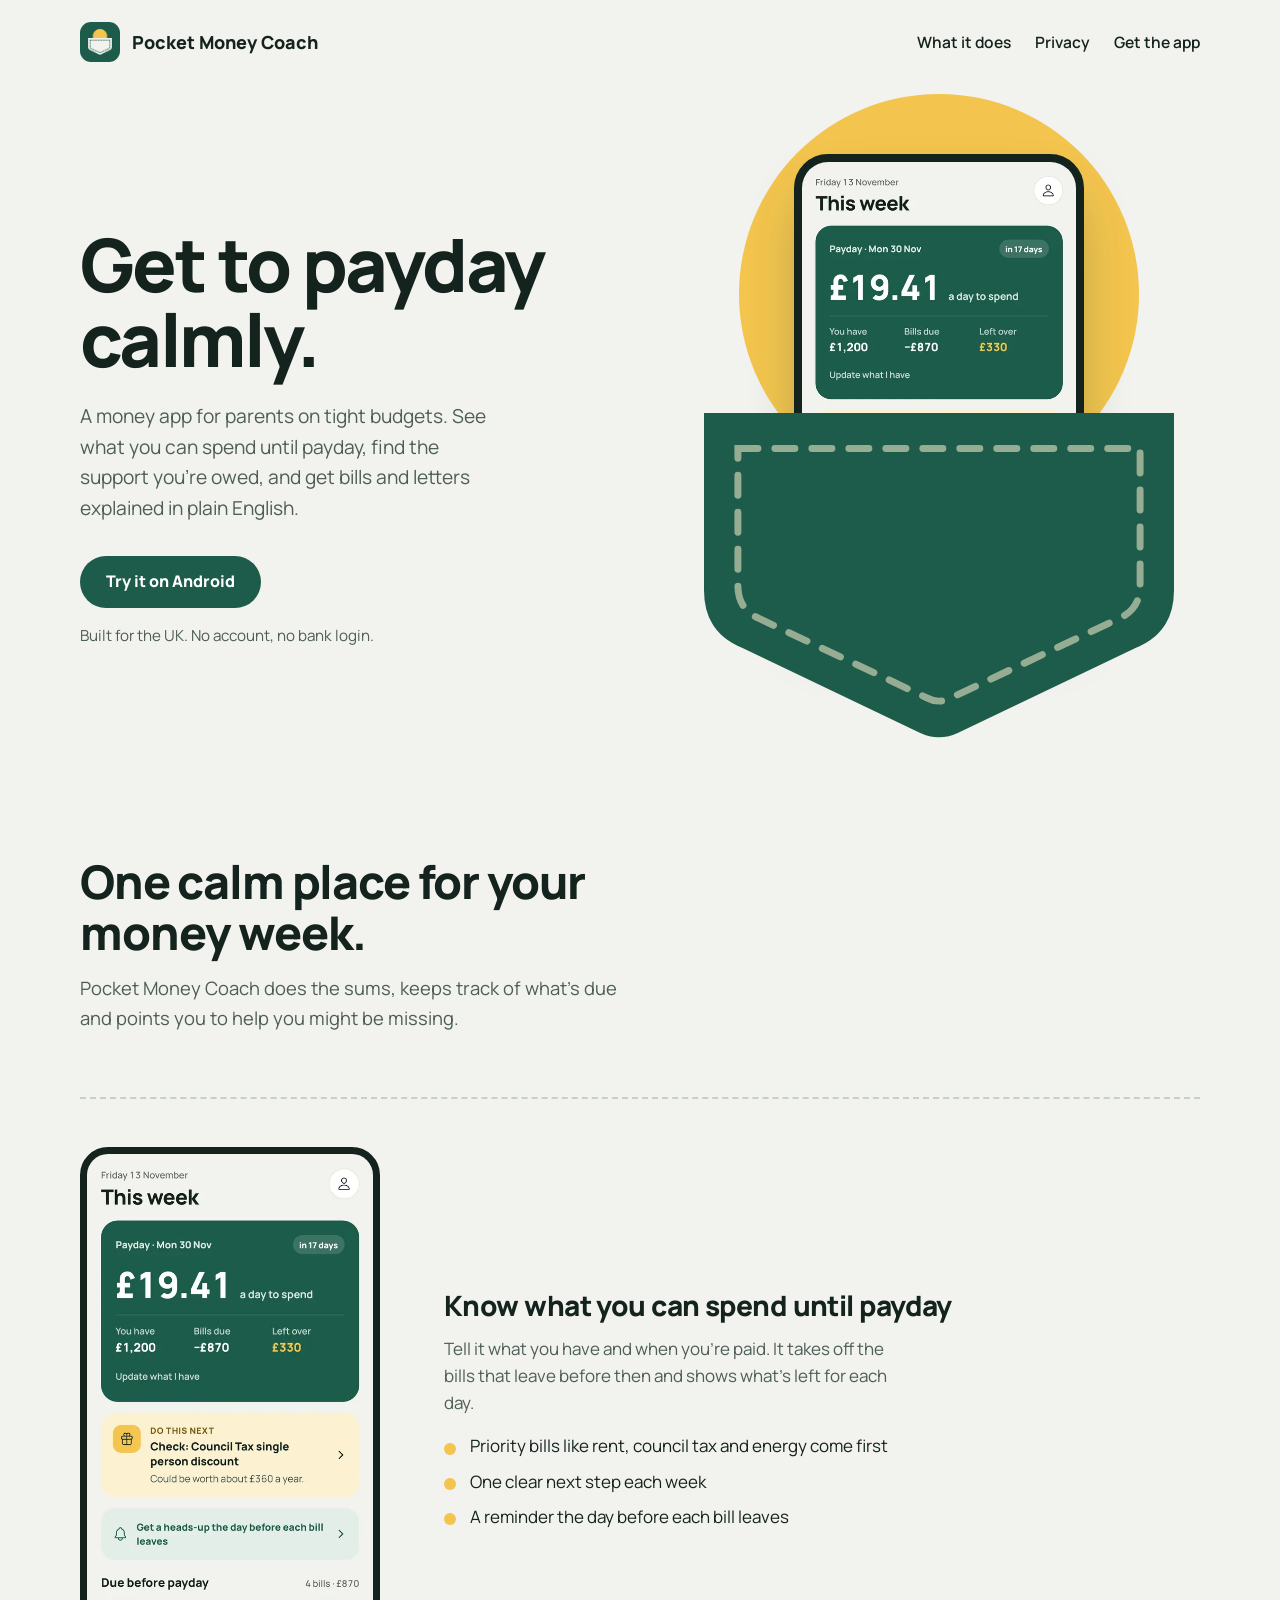
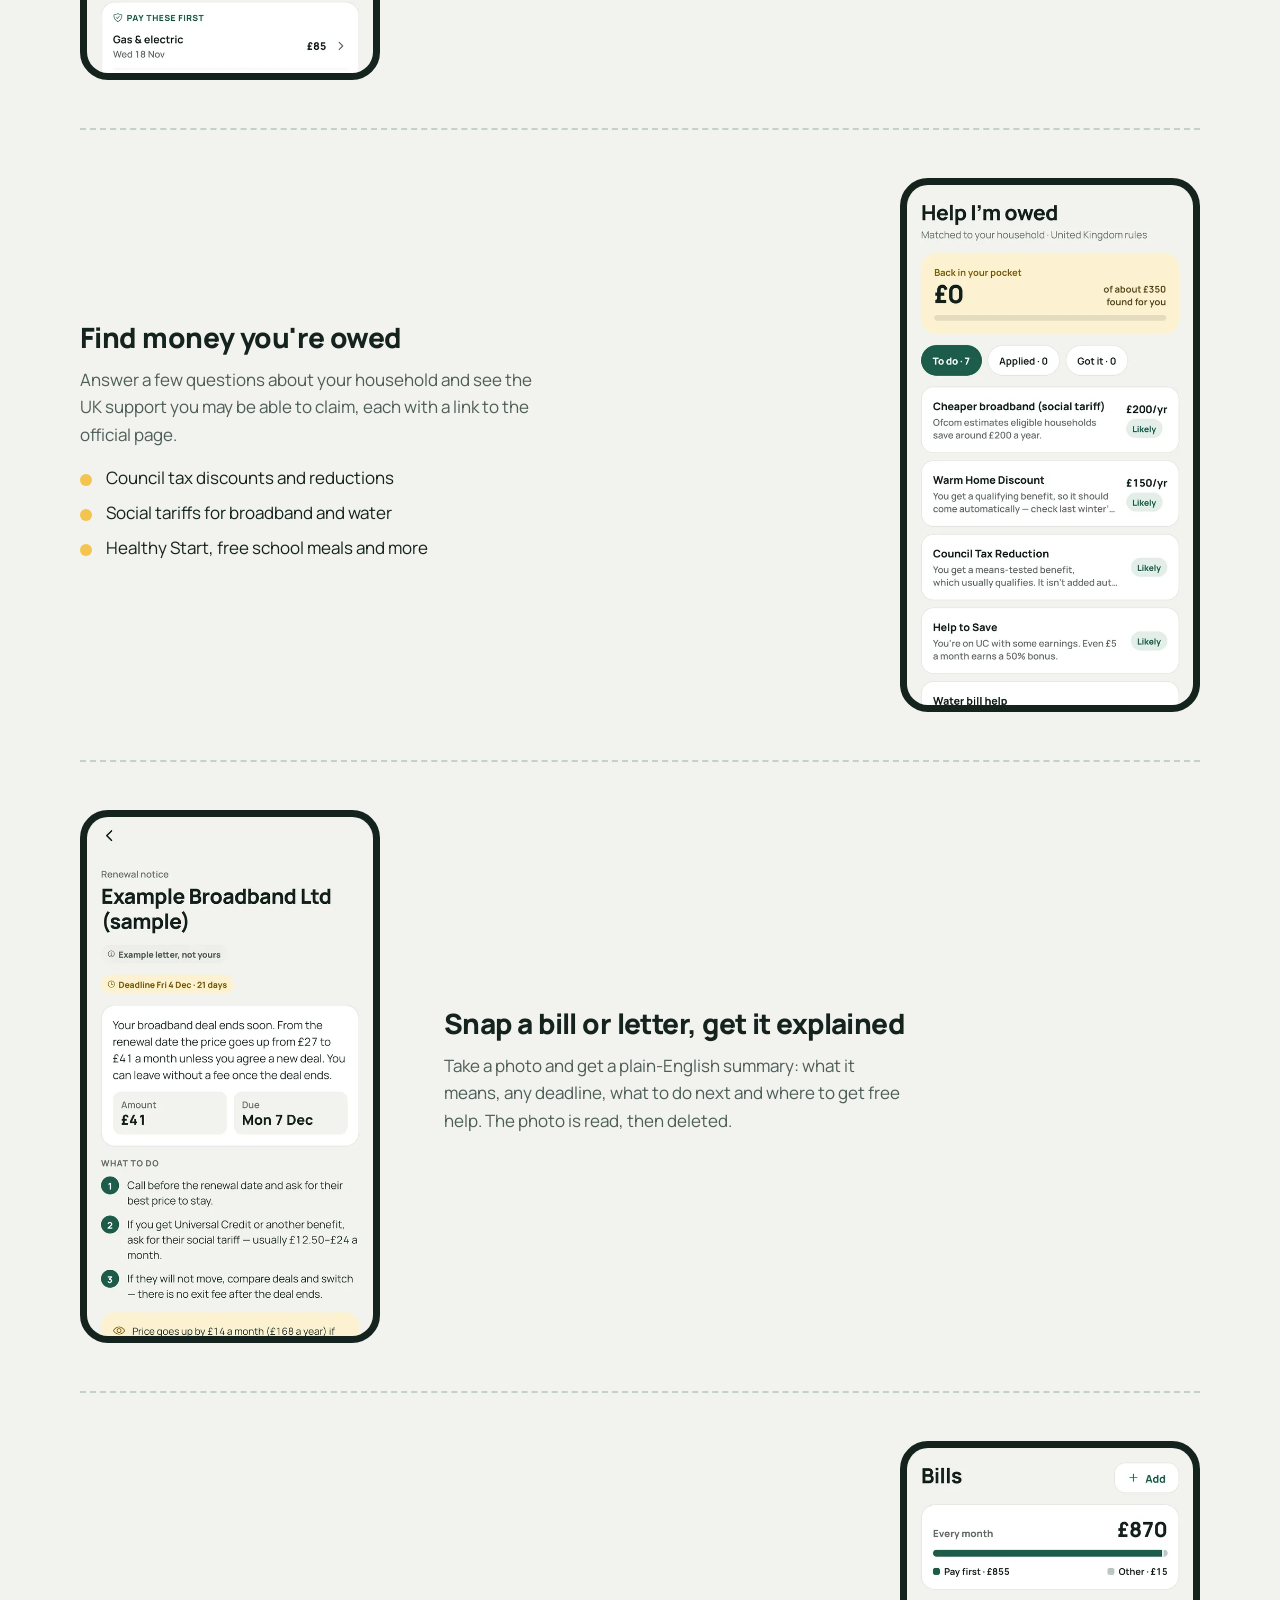
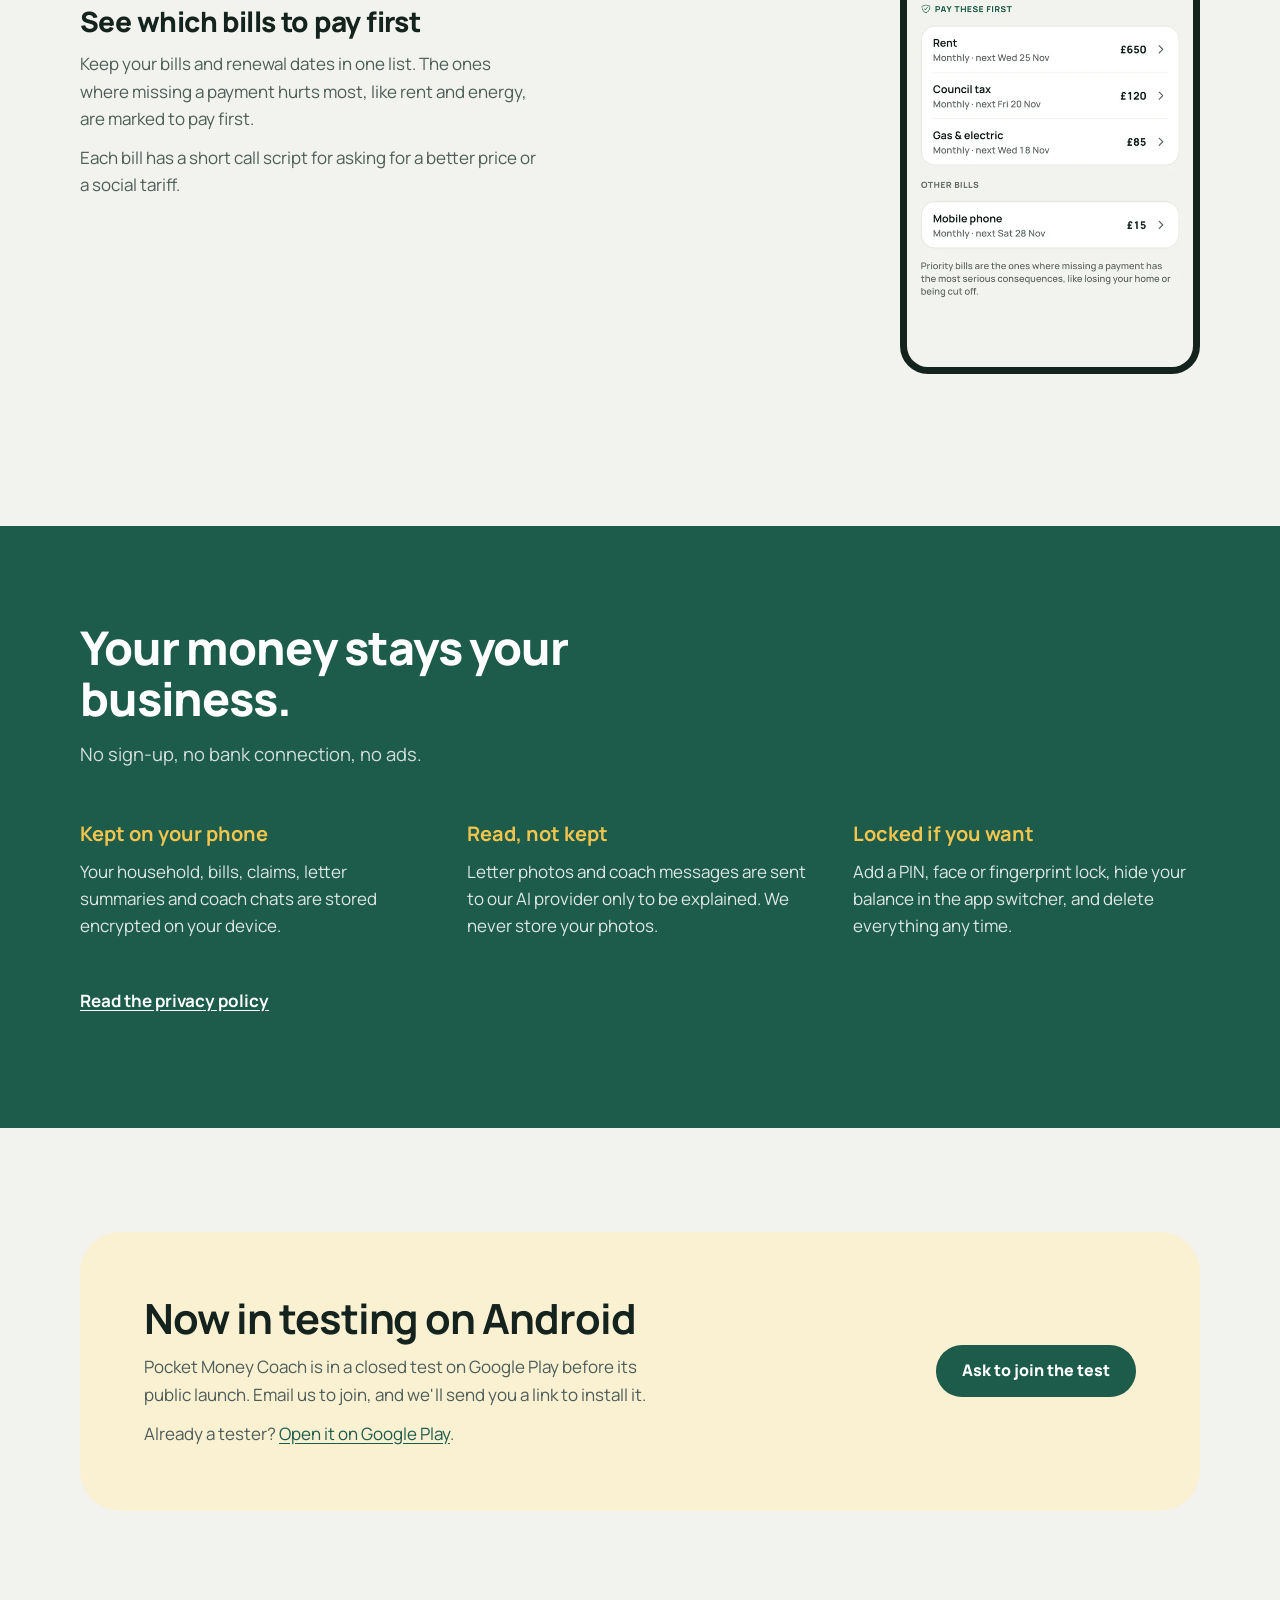
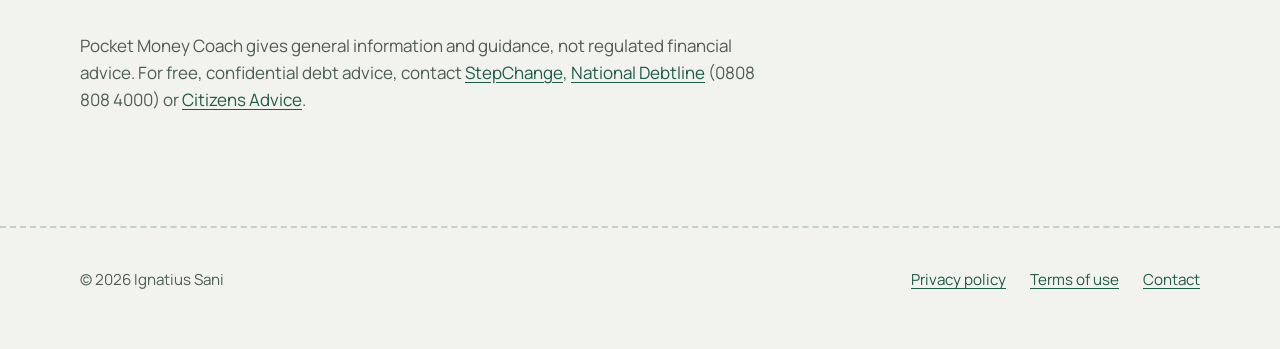
<file: index.html>
<!doctype html>
<html lang="en-GB">
<head>
  <meta charset="utf-8">
  <meta name="viewport" content="width=device-width, initial-scale=1">
  <title>Pocket Money Coach: get to payday calmly</title>
  <meta name="description" content="A money app for UK parents on tight budgets. See what you can spend until payday, find support you're owed, and get bills and letters explained in plain English.">
  <link rel="icon" href="/img/favicon.png">
  <link rel="apple-touch-icon" href="/img/apple-touch-icon.png">
  <meta property="og:title" content="Pocket Money Coach">
  <meta property="og:description" content="Find money you're owed. Stop money you're losing. Get to payday calmly.">
  <meta property="og:image" content="https://pocketmoneycoach.codecraftie.com/img/og.png">
  <meta name="theme-color" content="#1d5c4a">
  <link rel="preconnect" href="https://fonts.googleapis.com">
  <link rel="preconnect" href="https://fonts.gstatic.com" crossorigin>
  <link href="https://fonts.googleapis.com/css2?family=Manrope:wght@400;500;600;700;800&display=swap" rel="stylesheet">
  <link rel="stylesheet" href="/styles.css">
</head>
<body>
  <header class="site-header">
    <div class="wrap">
      <a class="brand" href="/"><img src="/img/apple-touch-icon.png" alt="" width="40" height="40">Pocket Money Coach</a>
      <nav aria-label="Main">
        <a class="hide-sm" href="#features">What it does</a>
        <a class="hide-sm" href="#privacy">Privacy</a>
        <a href="#get">Get the app</a>
      </nav>
    </div>
  </header>

  <main>
    <section class="hero">
      <div class="wrap">
        <div class="hero-copy">
          <h1>Get to payday calmly.</h1>
          <p class="lede">A money app for parents on tight budgets. See what you can spend until payday, find the support you're owed, and get bills and letters explained in plain English.</p>
          <a class="btn" href="#get">Try it on Android</a>
          <p class="note">Built for the UK. No account, no bank login.</p>
        </div>
        <div class="pocket-scene" aria-hidden="true">
          <div class="sun"></div>
          <div class="phone"><img src="/img/this-week.webp" alt="" width="540" height="1142"></div>
          <svg class="pocket" viewBox="0 0 610 430" role="presentation">
            <path d="M0 0H610V230Q610 285 560 305L330 415Q305 427 280 415L50 305Q0 285 0 230Z" fill="#1d5c4a"/>
            <path d="M44 46H566V224Q566 254 540 266L320 370Q305 378 290 370L70 266Q44 254 44 224Z" fill="none" stroke="#faf0d2" stroke-opacity=".55" stroke-width="9" stroke-linecap="round" stroke-dasharray="26 22"/>
          </svg>
        </div>
      </div>
    </section>

    <section class="features" id="features">
      <div class="wrap">
        <h2 class="section-title">One calm place for your money week.</h2>
        <p class="section-intro">Pocket Money Coach does the sums, keeps track of what's due and points you to help you might be missing.</p>

        <div class="feature-list">
          <article class="feature">
            <div class="shot"><img src="/img/this-week.webp" alt="This week screen showing £19.41 a day to spend until payday, with bills due and a suggested next step" width="540" height="1142" loading="lazy"></div>
            <div>
              <h3>Know what you can spend until payday</h3>
              <p>Tell it what you have and when you're paid. It takes off the bills that leave before then and shows what's left for each day.</p>
              <ul>
                <li>Priority bills like rent, council tax and energy come first</li>
                <li>One clear next step each week</li>
                <li>A reminder the day before each bill leaves</li>
              </ul>
            </div>
          </article>

          <article class="feature">
            <div class="shot"><img src="/img/owed.webp" alt="Help I'm owed screen listing social tariffs, Warm Home Discount and Council Tax Reduction matched to the household" width="540" height="1142" loading="lazy"></div>
            <div>
              <h3>Find money you're owed</h3>
              <p>Answer a few questions about your household and see the UK support you may be able to claim, each with a link to the official page.</p>
              <ul>
                <li>Council tax discounts and reductions</li>
                <li>Social tariffs for broadband and water</li>
                <li>Healthy Start, free school meals and more</li>
              </ul>
            </div>
          </article>

          <article class="feature">
            <div class="shot"><img src="/img/snap.webp" alt="Snap it result explaining a broadband renewal letter, with the deadline, amount and what to do" width="540" height="1142" loading="lazy"></div>
            <div>
              <h3>Snap a bill or letter, get it explained</h3>
              <p>Take a photo and get a plain-English summary: what it means, any deadline, what to do next and where to get free help. The photo is read, then deleted.</p>
            </div>
          </article>

          <article class="feature">
            <div class="shot"><img src="/img/bills.webp" alt="Bills screen showing monthly total of £870, with rent, council tax and gas and electric marked to pay first" width="540" height="1142" loading="lazy"></div>
            <div>
              <h3>See which bills to pay first</h3>
              <p>Keep your bills and renewal dates in one list. The ones where missing a payment hurts most, like rent and energy, are marked to pay first.</p>
              <p>Each bill has a short call script for asking for a better price or a social tariff.</p>
            </div>
          </article>
        </div>
      </div>
    </section>

    <section class="privacy-band" id="privacy">
      <div class="wrap">
        <h2 class="section-title">Your money stays your business.</h2>
        <p class="section-intro">No sign-up, no bank connection, no ads.</p>
        <div class="facts">
          <div>
            <h3>Kept on your phone</h3>
            <p>Your household, bills, claims, letter summaries and coach chats are stored encrypted on your device.</p>
          </div>
          <div>
            <h3>Read, not kept</h3>
            <p>Letter photos and coach messages are sent to our AI provider only to be explained. We never store your photos.</p>
          </div>
          <div>
            <h3>Locked if you want</h3>
            <p>Add a PIN, face or fingerprint lock, hide your balance in the app switcher, and delete everything any time.</p>
          </div>
        </div>
        <p class="more"><a href="/privacy">Read the privacy policy</a></p>
      </div>
    </section>

    <section class="get" id="get">
      <div class="wrap">
        <div class="get-card">
          <div>
            <h2>Now in testing on Android</h2>
            <p>Pocket Money Coach is in a closed test on Google Play before its public launch. Email us to join, and we'll send you a link to install it.</p>
            <p style="margin-top:12px">Already a tester? <a href="https://play.google.com/store/apps/details?id=com.iggycode.pocketmoneycoach">Open it on Google Play</a>.</p>
          </div>
          <a class="btn" href="mailto:iggydevs@gmail.com?subject=Join%20the%20Pocket%20Money%20Coach%20test">Ask to join the test</a>
        </div>
      </div>
    </section>

    <section class="help">
      <div class="wrap">
        <p>Pocket Money Coach gives general information and guidance, not regulated financial advice. For free, confidential debt advice, contact <a href="https://www.stepchange.org">StepChange</a>, <a href="https://nationaldebtline.org">National Debtline</a> (0808 808 4000) or <a href="https://www.citizensadvice.org.uk">Citizens Advice</a>.</p>
      </div>
    </section>
  </main>

  <footer class="site-footer">
    <div class="wrap">
      <span>© 2026 Ignatius Sani</span>
      <nav aria-label="Footer">
        <a href="/privacy">Privacy policy</a>
        <a href="/terms">Terms of use</a>
        <a href="mailto:iggydevs@gmail.com">Contact</a>
      </nav>
    </div>
  </footer>
</body>
</html>
</file>
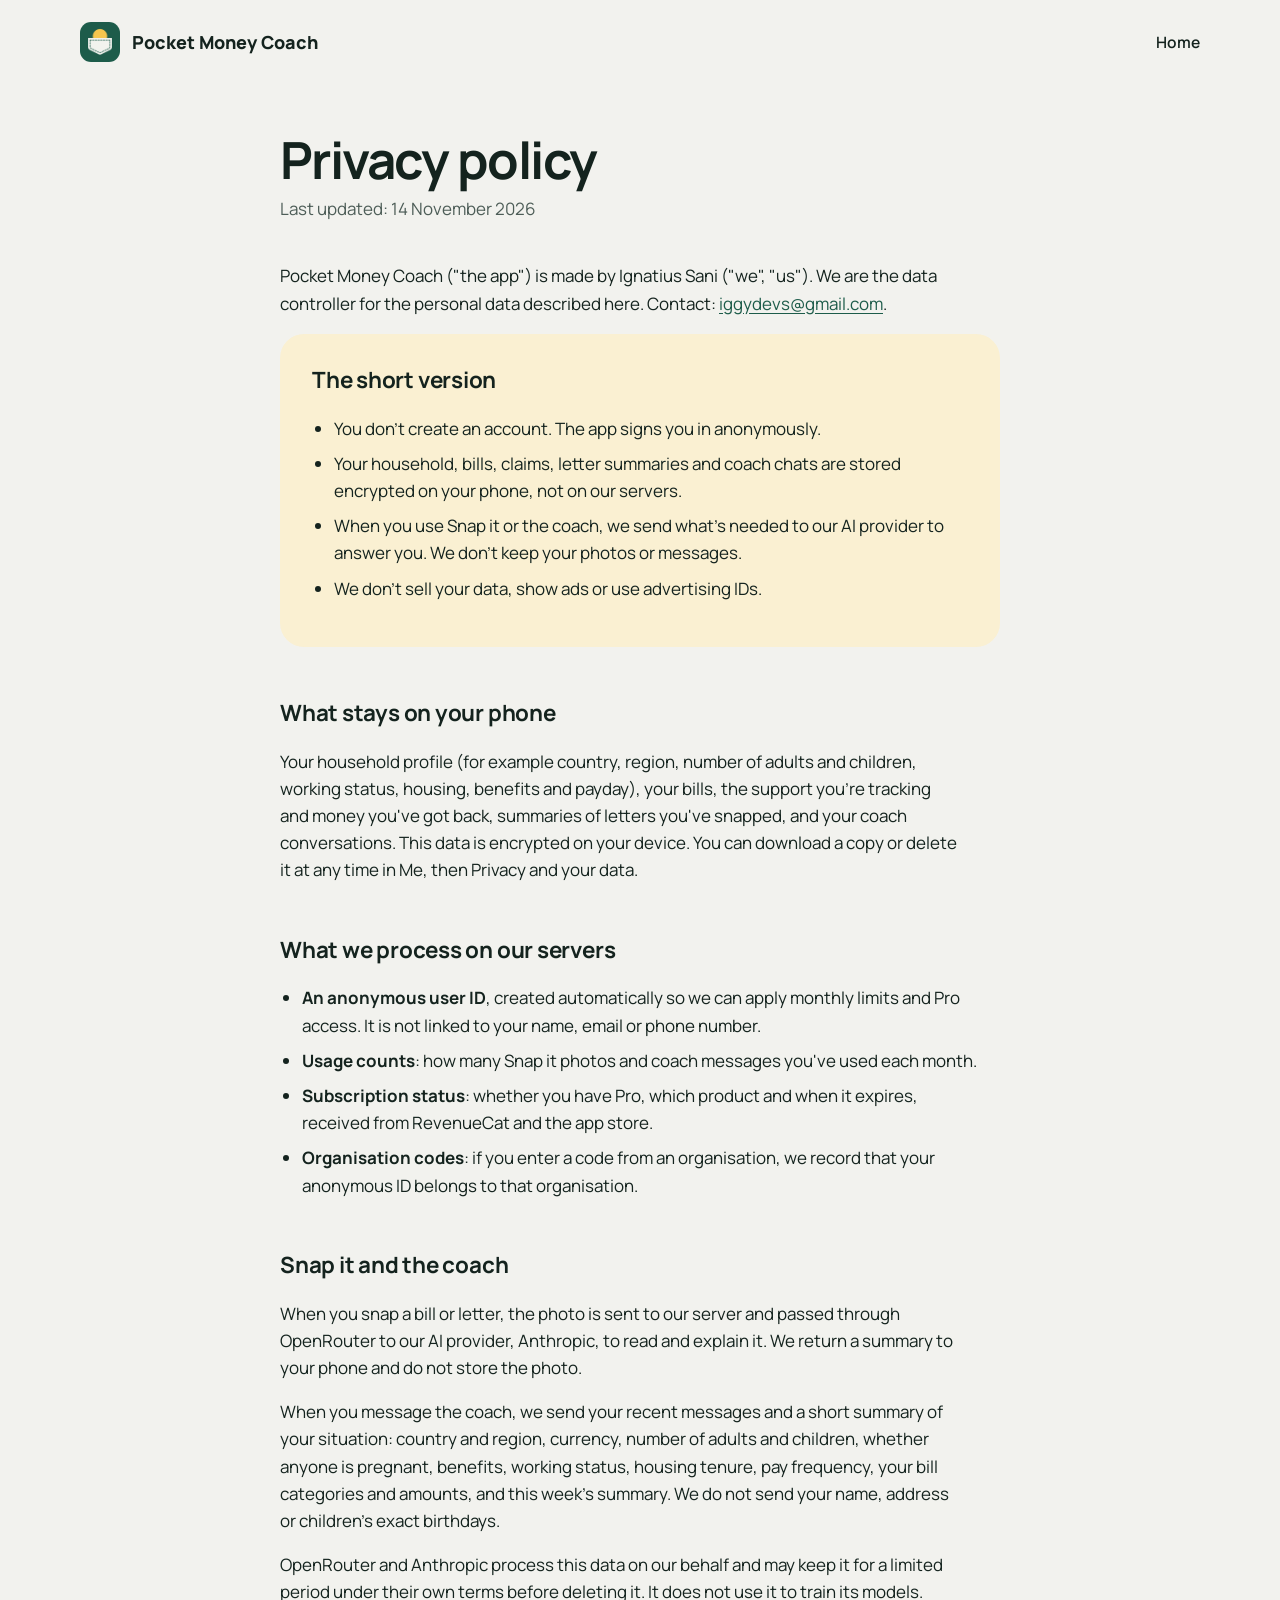
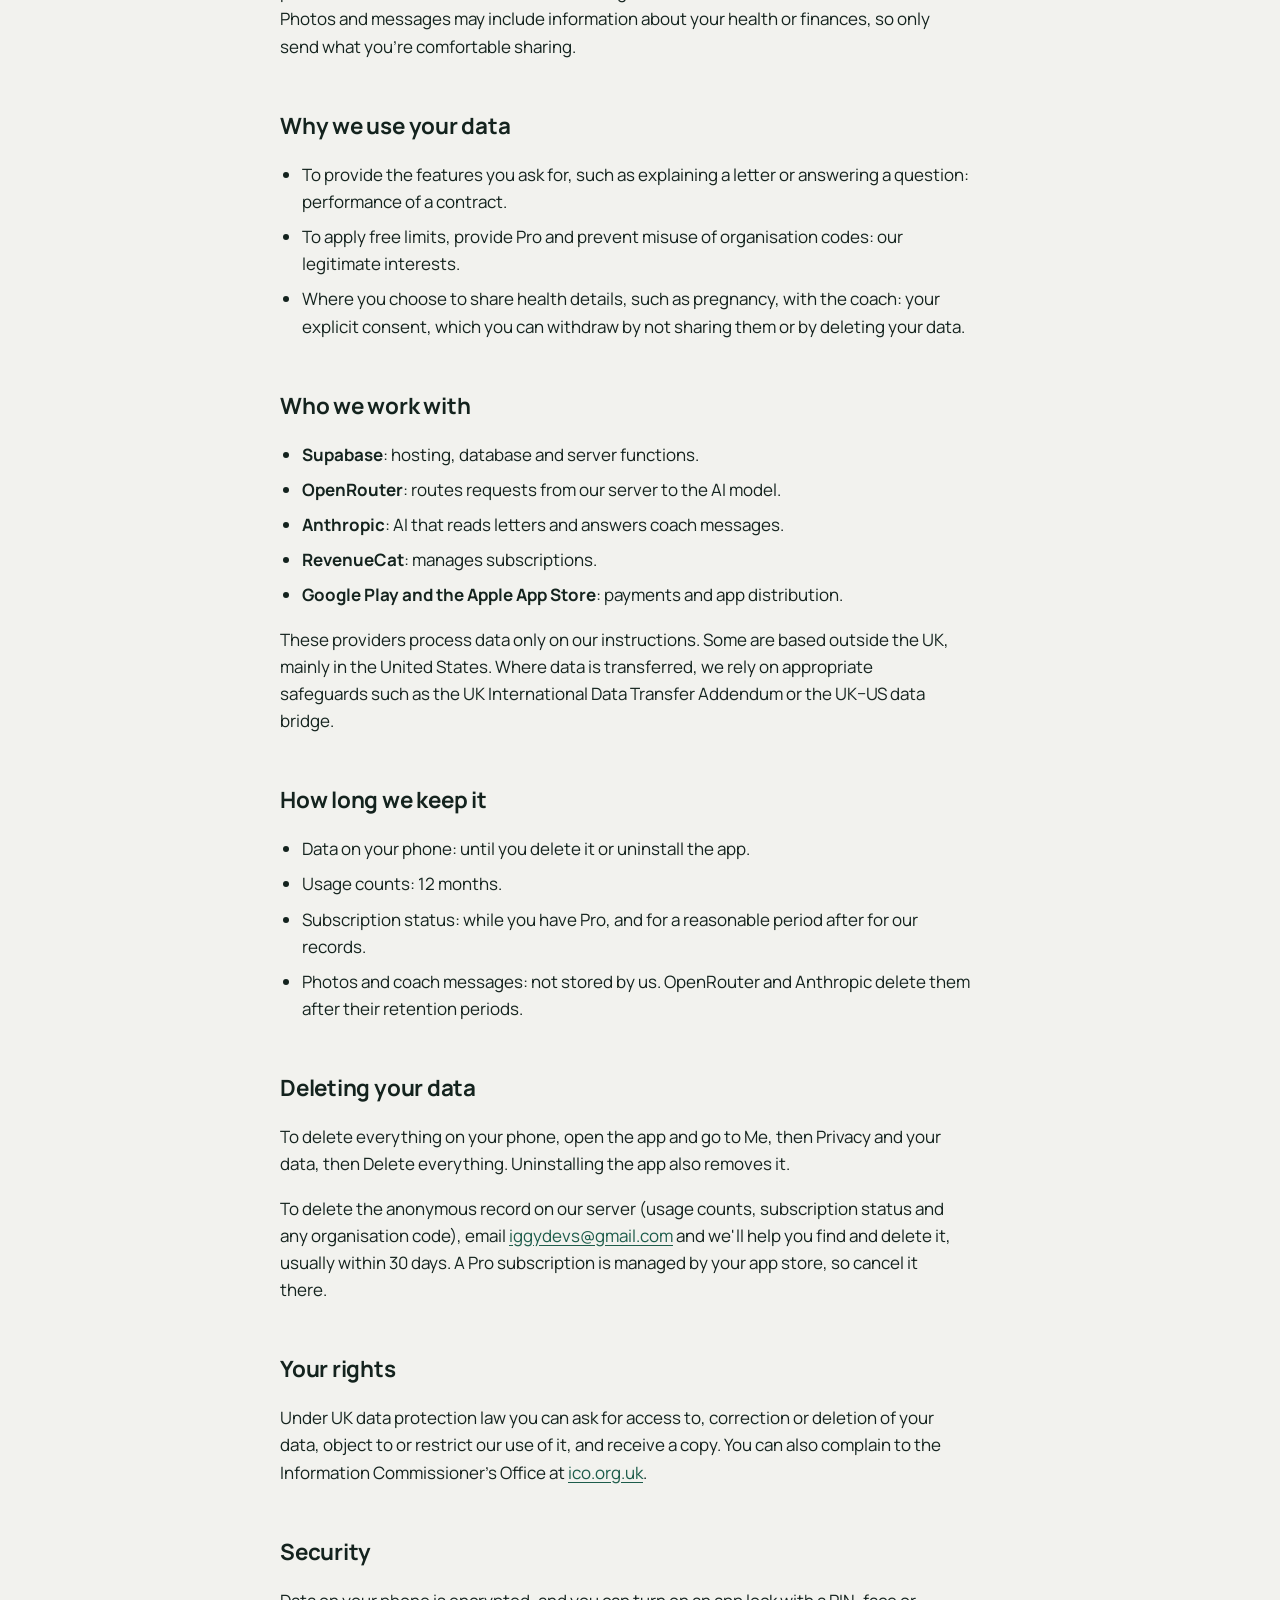
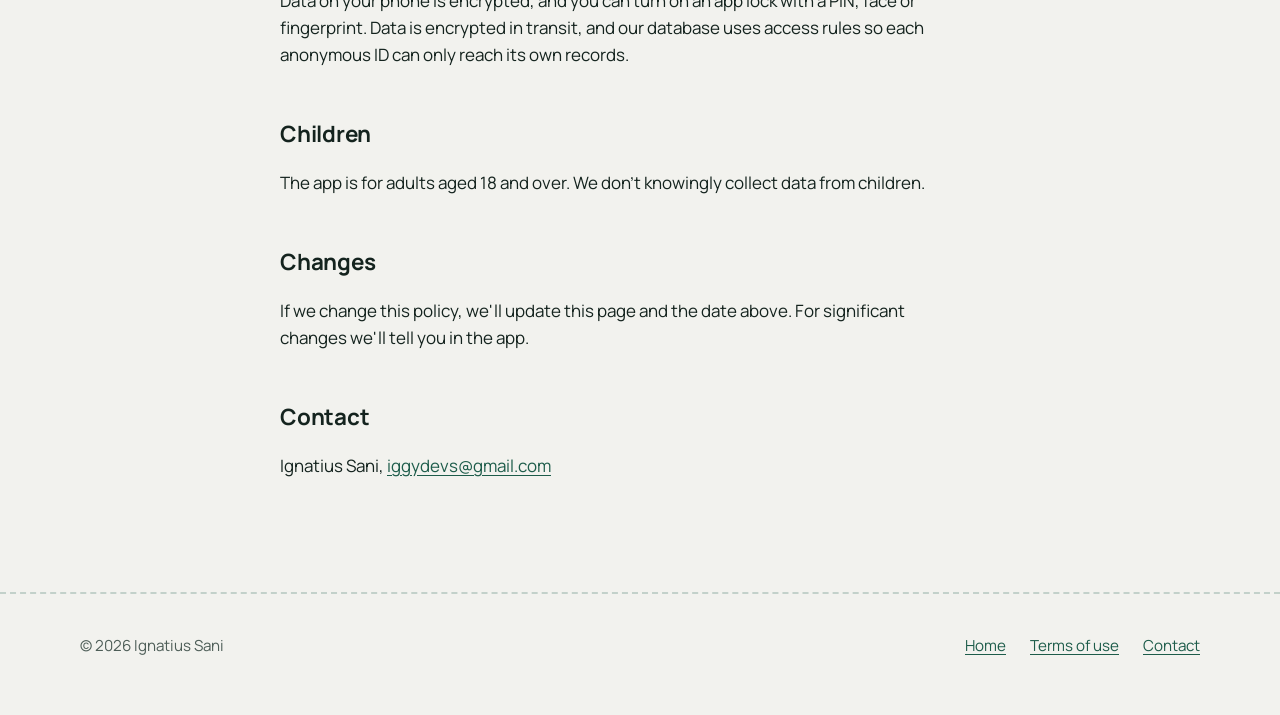
<file: privacy/index.html>
<!doctype html>
<html lang="en-GB">
<head>
  <meta charset="utf-8">
  <meta name="viewport" content="width=device-width, initial-scale=1">
  <title>Privacy policy | Pocket Money Coach</title>
  <meta name="description" content="How Pocket Money Coach handles your data.">
  <link rel="icon" href="/img/favicon.png">
  <meta name="theme-color" content="#1d5c4a">
  <link rel="preconnect" href="https://fonts.googleapis.com">
  <link rel="preconnect" href="https://fonts.gstatic.com" crossorigin>
  <link href="https://fonts.googleapis.com/css2?family=Manrope:wght@400;500;600;700;800&display=swap" rel="stylesheet">
  <link rel="stylesheet" href="/styles.css">
</head>
<body>
  <header class="site-header">
    <div class="wrap">
      <a class="brand" href="/"><img src="/img/apple-touch-icon.png" alt="" width="40" height="40">Pocket Money Coach</a>
      <nav aria-label="Main"><a href="/">Home</a></nav>
    </div>
  </header>

  <main class="policy">
    <div class="wrap">
      <h1>Privacy policy</h1>
      <p class="updated">Last updated: 14 November 2026</p>

      <p>Pocket Money Coach ("the app") is made by Ignatius Sani ("we", "us"). We are the data controller for the personal data described here. Contact: <a href="mailto:iggydevs@gmail.com">iggydevs@gmail.com</a>.</p>

      <div class="summary">
        <h2>The short version</h2>
        <ul>
          <li>You don't create an account. The app signs you in anonymously.</li>
          <li>Your household, bills, claims, letter summaries and coach chats are stored encrypted on your phone, not on our servers.</li>
          <li>When you use Snap it or the coach, we send what's needed to our AI provider to answer you. We don't keep your photos or messages.</li>
          <li>We don't sell your data, show ads or use advertising IDs.</li>
        </ul>
      </div>

      <h2>What stays on your phone</h2>
      <p>Your household profile (for example country, region, number of adults and children, working status, housing, benefits and payday), your bills, the support you're tracking and money you've got back, summaries of letters you've snapped, and your coach conversations. This data is encrypted on your device. You can download a copy or delete it at any time in Me, then Privacy and your data.</p>

      <h2>What we process on our servers</h2>
      <ul>
        <li><strong>An anonymous user ID</strong>, created automatically so we can apply monthly limits and Pro access. It is not linked to your name, email or phone number.</li>
        <li><strong>Usage counts</strong>: how many Snap it photos and coach messages you've used each month.</li>
        <li><strong>Subscription status</strong>: whether you have Pro, which product and when it expires, received from RevenueCat and the app store.</li>
        <li><strong>Organisation codes</strong>: if you enter a code from an organisation, we record that your anonymous ID belongs to that organisation.</li>
      </ul>

      <h2>Snap it and the coach</h2>
      <p>When you snap a bill or letter, the photo is sent to our server and passed through OpenRouter to our AI provider, Anthropic, to read and explain it. We return a summary to your phone and do not store the photo.</p>
      <p>When you message the coach, we send your recent messages and a short summary of your situation: country and region, currency, number of adults and children, whether anyone is pregnant, benefits, working status, housing tenure, pay frequency, your bill categories and amounts, and this week's summary. We do not send your name, address or children's exact birthdays.</p>
      <p>OpenRouter and Anthropic process this data on our behalf and may keep it for a limited period under their own terms before deleting it. It does not use it to train its models. Photos and messages may include information about your health or finances, so only send what you're comfortable sharing.</p>

      <h2>Why we use your data</h2>
      <ul>
        <li>To provide the features you ask for, such as explaining a letter or answering a question: performance of a contract.</li>
        <li>To apply free limits, provide Pro and prevent misuse of organisation codes: our legitimate interests.</li>
        <li>Where you choose to share health details, such as pregnancy, with the coach: your explicit consent, which you can withdraw by not sharing them or by deleting your data.</li>
      </ul>

      <h2>Who we work with</h2>
      <ul>
        <li><strong>Supabase</strong>: hosting, database and server functions.</li>
        <li><strong>OpenRouter</strong>: routes requests from our server to the AI model.</li>
        <li><strong>Anthropic</strong>: AI that reads letters and answers coach messages.</li>
        <li><strong>RevenueCat</strong>: manages subscriptions.</li>
        <li><strong>Google Play and the Apple App Store</strong>: payments and app distribution.</li>
      </ul>
      <p>These providers process data only on our instructions. Some are based outside the UK, mainly in the United States. Where data is transferred, we rely on appropriate safeguards such as the UK International Data Transfer Addendum or the UK–US data bridge.</p>

      <h2>How long we keep it</h2>
      <ul>
        <li>Data on your phone: until you delete it or uninstall the app.</li>
        <li>Usage counts: 12 months.</li>
        <li>Subscription status: while you have Pro, and for a reasonable period after for our records.</li>
        <li>Photos and coach messages: not stored by us. OpenRouter and Anthropic delete them after their retention periods.</li>
      </ul>

      <h2 id="delete">Deleting your data</h2>
      <p>To delete everything on your phone, open the app and go to Me, then Privacy and your data, then Delete everything. Uninstalling the app also removes it.</p>
      <p>To delete the anonymous record on our server (usage counts, subscription status and any organisation code), email <a href="mailto:iggydevs@gmail.com?subject=Delete%20my%20Pocket%20Money%20Coach%20data">iggydevs@gmail.com</a> and we'll help you find and delete it, usually within 30 days. A Pro subscription is managed by your app store, so cancel it there.</p>

      <h2>Your rights</h2>
      <p>Under UK data protection law you can ask for access to, correction or deletion of your data, object to or restrict our use of it, and receive a copy. You can also complain to the Information Commissioner's Office at <a href="https://ico.org.uk">ico.org.uk</a>.</p>

      <h2>Security</h2>
      <p>Data on your phone is encrypted, and you can turn on an app lock with a PIN, face or fingerprint. Data is encrypted in transit, and our database uses access rules so each anonymous ID can only reach its own records.</p>

      <h2>Children</h2>
      <p>The app is for adults aged 18 and over. We don't knowingly collect data from children.</p>

      <h2>Changes</h2>
      <p>If we change this policy, we'll update this page and the date above. For significant changes we'll tell you in the app.</p>

      <h2>Contact</h2>
      <p>Ignatius Sani, <a href="mailto:iggydevs@gmail.com">iggydevs@gmail.com</a></p>
    </div>
  </main>

  <footer class="site-footer">
    <div class="wrap">
      <span>© 2026 Ignatius Sani</span>
      <nav aria-label="Footer">
        <a href="/">Home</a>
        <a href="/terms">Terms of use</a>
        <a href="mailto:iggydevs@gmail.com">Contact</a>
      </nav>
    </div>
  </footer>
</body>
</html>
</file>
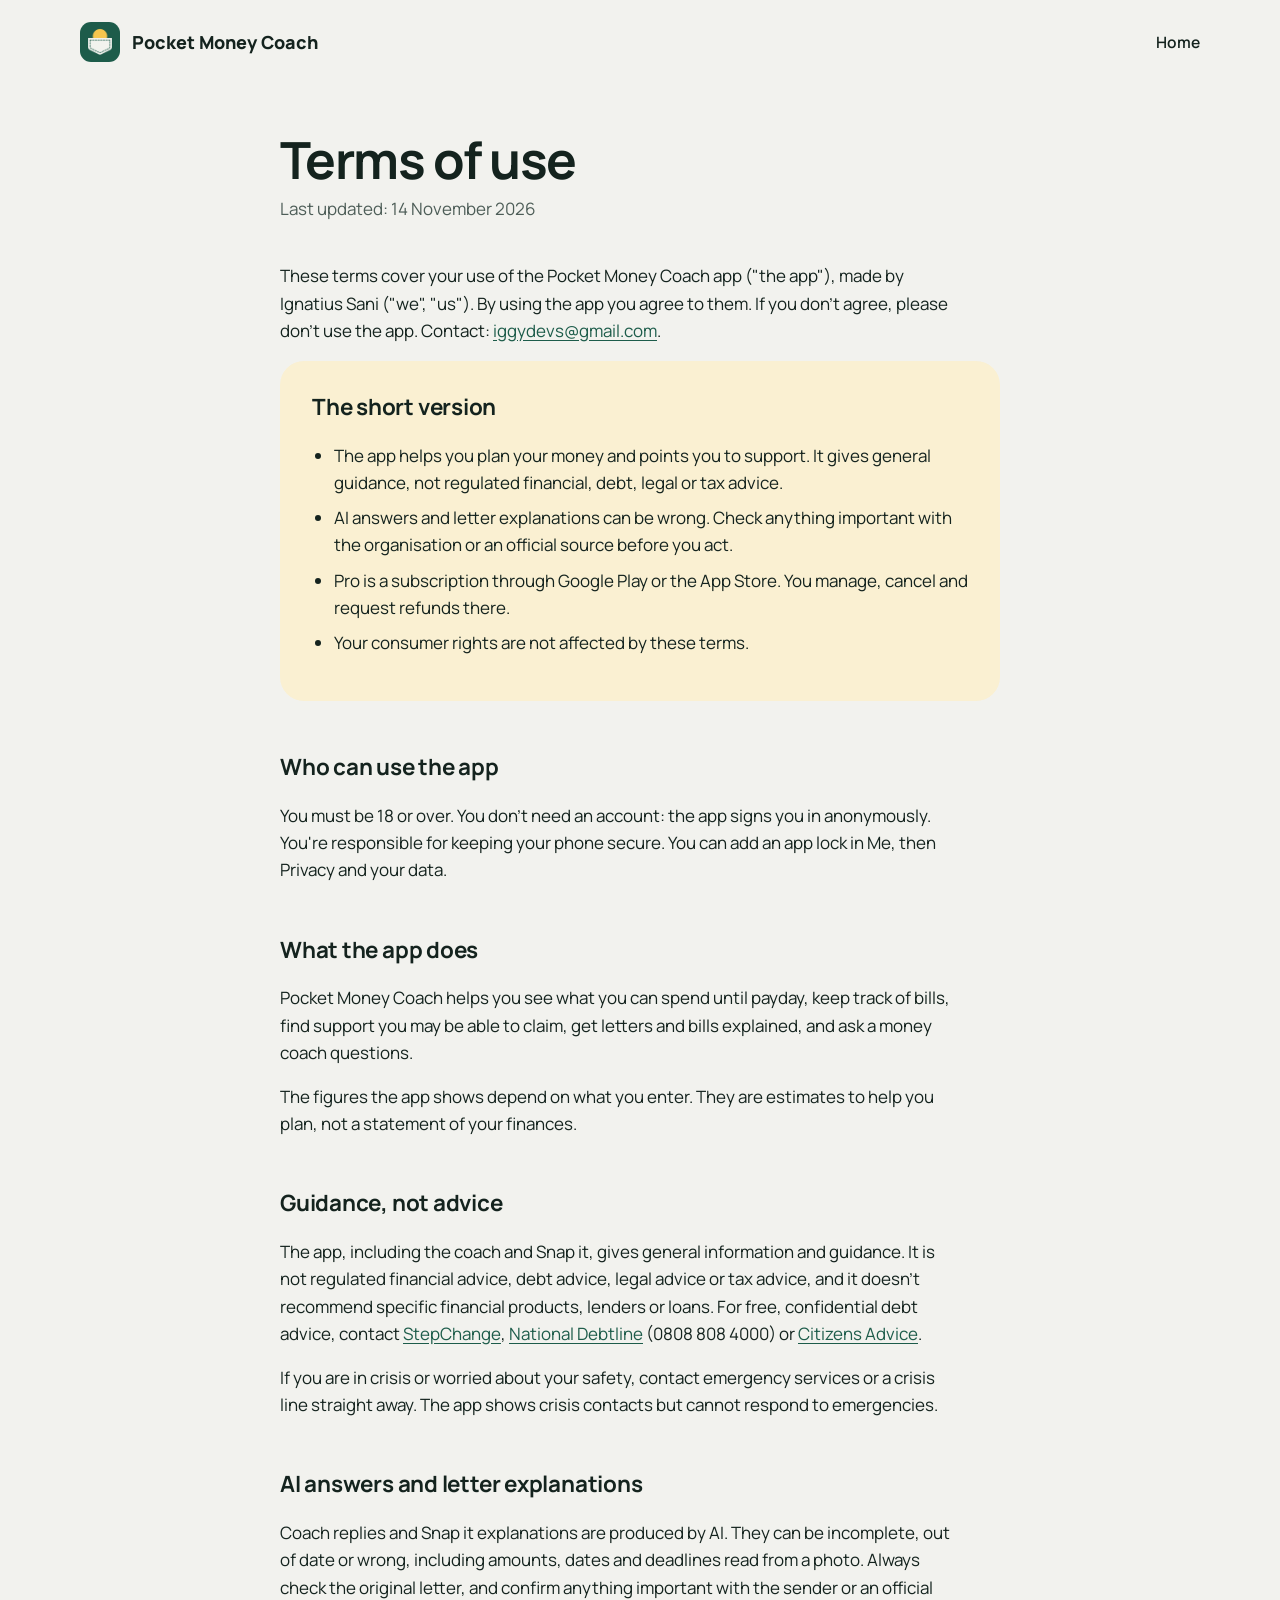
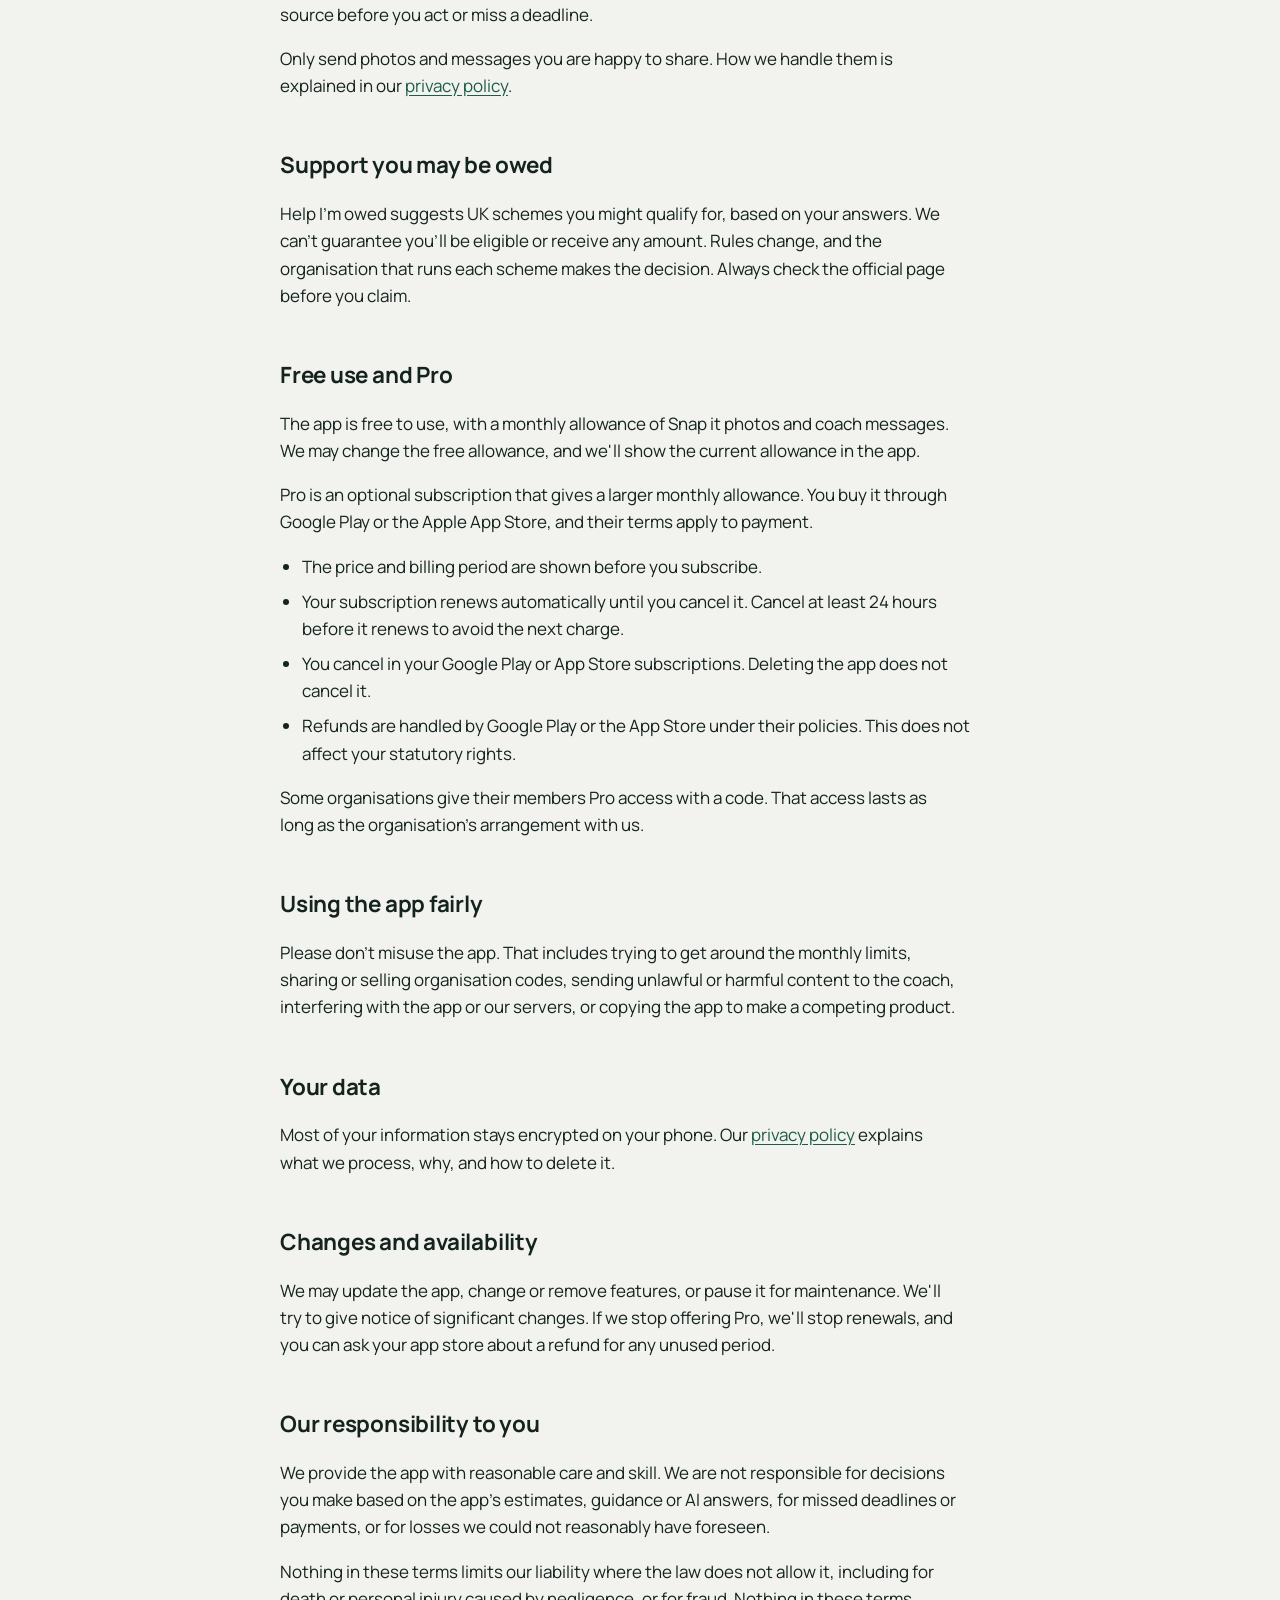
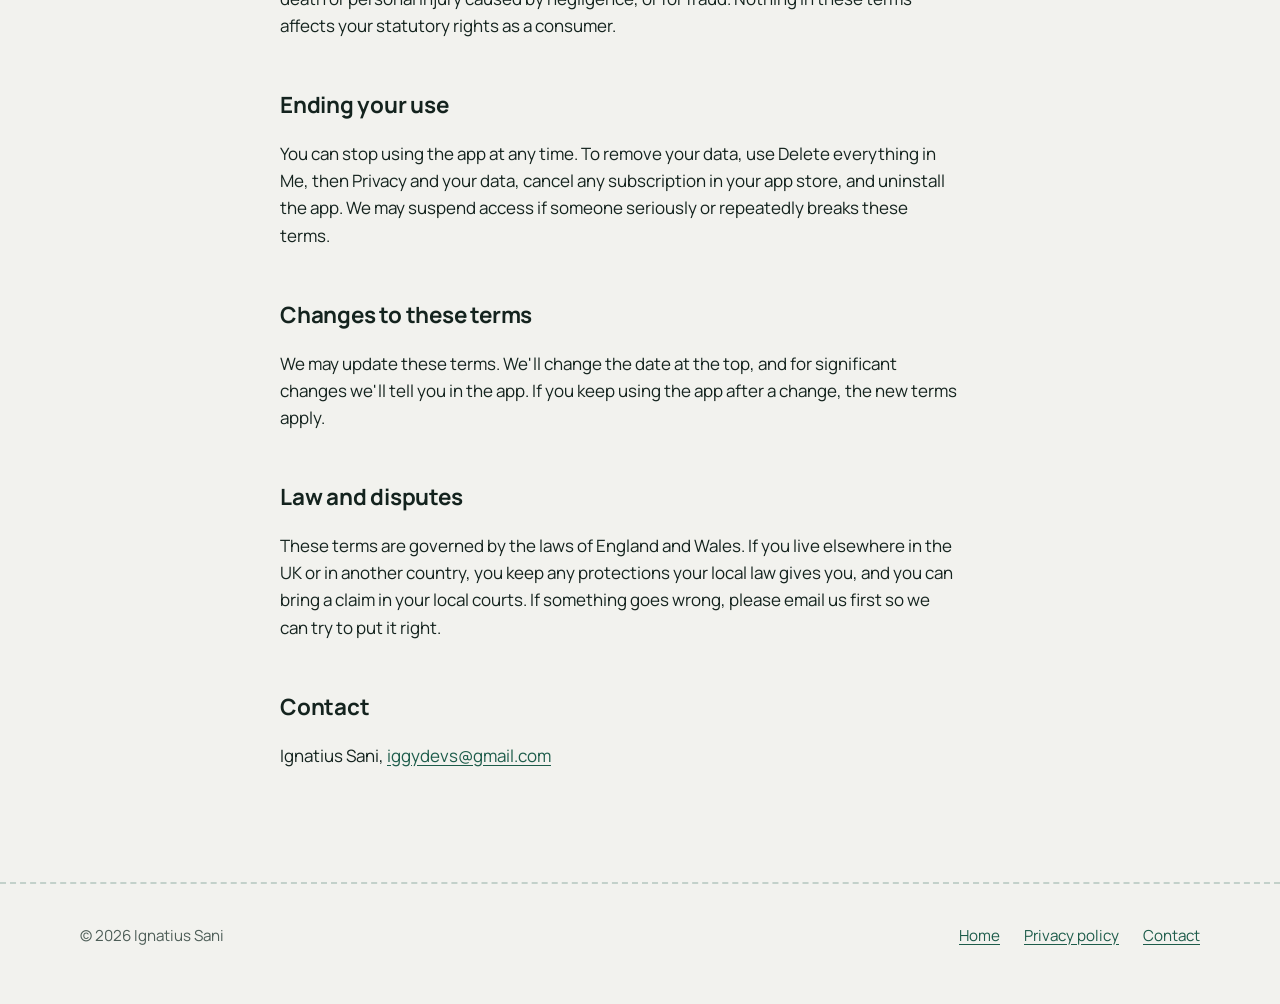
<file: terms/index.html>
<!doctype html>
<html lang="en-GB">
<head>
  <meta charset="utf-8">
  <meta name="viewport" content="width=device-width, initial-scale=1">
  <title>Terms of use | Pocket Money Coach</title>
  <meta name="description" content="The terms for using Pocket Money Coach.">
  <link rel="icon" href="/img/favicon.png">
  <meta name="theme-color" content="#1d5c4a">
  <link rel="preconnect" href="https://fonts.googleapis.com">
  <link rel="preconnect" href="https://fonts.gstatic.com" crossorigin>
  <link href="https://fonts.googleapis.com/css2?family=Manrope:wght@400;500;600;700;800&display=swap" rel="stylesheet">
  <link rel="stylesheet" href="/styles.css">
</head>
<body>
  <header class="site-header">
    <div class="wrap">
      <a class="brand" href="/"><img src="/img/apple-touch-icon.png" alt="" width="40" height="40">Pocket Money Coach</a>
      <nav aria-label="Main"><a href="/">Home</a></nav>
    </div>
  </header>

  <main class="policy">
    <div class="wrap">
      <h1>Terms of use</h1>
      <p class="updated">Last updated: 14 November 2026</p>

      <p>These terms cover your use of the Pocket Money Coach app ("the app"), made by Ignatius Sani ("we", "us"). By using the app you agree to them. If you don't agree, please don't use the app. Contact: <a href="mailto:iggydevs@gmail.com">iggydevs@gmail.com</a>.</p>

      <div class="summary">
        <h2>The short version</h2>
        <ul>
          <li>The app helps you plan your money and points you to support. It gives general guidance, not regulated financial, debt, legal or tax advice.</li>
          <li>AI answers and letter explanations can be wrong. Check anything important with the organisation or an official source before you act.</li>
          <li>Pro is a subscription through Google Play or the App Store. You manage, cancel and request refunds there.</li>
          <li>Your consumer rights are not affected by these terms.</li>
        </ul>
      </div>

      <h2>Who can use the app</h2>
      <p>You must be 18 or over. You don't need an account: the app signs you in anonymously. You're responsible for keeping your phone secure. You can add an app lock in Me, then Privacy and your data.</p>

      <h2>What the app does</h2>
      <p>Pocket Money Coach helps you see what you can spend until payday, keep track of bills, find support you may be able to claim, get letters and bills explained, and ask a money coach questions.</p>
      <p>The figures the app shows depend on what you enter. They are estimates to help you plan, not a statement of your finances.</p>

      <h2>Guidance, not advice</h2>
      <p>The app, including the coach and Snap it, gives general information and guidance. It is not regulated financial advice, debt advice, legal advice or tax advice, and it doesn't recommend specific financial products, lenders or loans. For free, confidential debt advice, contact <a href="https://www.stepchange.org">StepChange</a>, <a href="https://nationaldebtline.org">National Debtline</a> (0808 808 4000) or <a href="https://www.citizensadvice.org.uk">Citizens Advice</a>.</p>
      <p>If you are in crisis or worried about your safety, contact emergency services or a crisis line straight away. The app shows crisis contacts but cannot respond to emergencies.</p>

      <h2>AI answers and letter explanations</h2>
      <p>Coach replies and Snap it explanations are produced by AI. They can be incomplete, out of date or wrong, including amounts, dates and deadlines read from a photo. Always check the original letter, and confirm anything important with the sender or an official source before you act or miss a deadline.</p>
      <p>Only send photos and messages you are happy to share. How we handle them is explained in our <a href="/privacy">privacy policy</a>.</p>

      <h2>Support you may be owed</h2>
      <p>Help I'm owed suggests UK schemes you might qualify for, based on your answers. We can't guarantee you'll be eligible or receive any amount. Rules change, and the organisation that runs each scheme makes the decision. Always check the official page before you claim.</p>

      <h2>Free use and Pro</h2>
      <p>The app is free to use, with a monthly allowance of Snap it photos and coach messages. We may change the free allowance, and we'll show the current allowance in the app.</p>
      <p>Pro is an optional subscription that gives a larger monthly allowance. You buy it through Google Play or the Apple App Store, and their terms apply to payment.</p>
      <ul>
        <li>The price and billing period are shown before you subscribe.</li>
        <li>Your subscription renews automatically until you cancel it. Cancel at least 24 hours before it renews to avoid the next charge.</li>
        <li>You cancel in your Google Play or App Store subscriptions. Deleting the app does not cancel it.</li>
        <li>Refunds are handled by Google Play or the App Store under their policies. This does not affect your statutory rights.</li>
      </ul>
      <p>Some organisations give their members Pro access with a code. That access lasts as long as the organisation's arrangement with us.</p>

      <h2>Using the app fairly</h2>
      <p>Please don't misuse the app. That includes trying to get around the monthly limits, sharing or selling organisation codes, sending unlawful or harmful content to the coach, interfering with the app or our servers, or copying the app to make a competing product.</p>

      <h2>Your data</h2>
      <p>Most of your information stays encrypted on your phone. Our <a href="/privacy">privacy policy</a> explains what we process, why, and how to delete it.</p>

      <h2>Changes and availability</h2>
      <p>We may update the app, change or remove features, or pause it for maintenance. We'll try to give notice of significant changes. If we stop offering Pro, we'll stop renewals, and you can ask your app store about a refund for any unused period.</p>

      <h2>Our responsibility to you</h2>
      <p>We provide the app with reasonable care and skill. We are not responsible for decisions you make based on the app's estimates, guidance or AI answers, for missed deadlines or payments, or for losses we could not reasonably have foreseen.</p>
      <p>Nothing in these terms limits our liability where the law does not allow it, including for death or personal injury caused by negligence, or for fraud. Nothing in these terms affects your statutory rights as a consumer.</p>

      <h2>Ending your use</h2>
      <p>You can stop using the app at any time. To remove your data, use Delete everything in Me, then Privacy and your data, cancel any subscription in your app store, and uninstall the app. We may suspend access if someone seriously or repeatedly breaks these terms.</p>

      <h2>Changes to these terms</h2>
      <p>We may update these terms. We'll change the date at the top, and for significant changes we'll tell you in the app. If you keep using the app after a change, the new terms apply.</p>

      <h2>Law and disputes</h2>
      <p>These terms are governed by the laws of England and Wales. If you live elsewhere in the UK or in another country, you keep any protections your local law gives you, and you can bring a claim in your local courts. If something goes wrong, please email us first so we can try to put it right.</p>

      <h2>Contact</h2>
      <p>Ignatius Sani, <a href="mailto:iggydevs@gmail.com">iggydevs@gmail.com</a></p>
    </div>
  </main>

  <footer class="site-footer">
    <div class="wrap">
      <span>© 2026 Ignatius Sani</span>
      <nav aria-label="Footer">
        <a href="/">Home</a>
        <a href="/privacy">Privacy policy</a>
        <a href="mailto:iggydevs@gmail.com">Contact</a>
      </nav>
    </div>
  </footer>
</body>
</html>
</file>
<file: styles.css>
:root {
  --pine: #1d5c4a;
  --pine-deep: #123c31;
  --sun: #f3c54e;
  --linen: #f2f2ee;
  --cream: #faf0d2;
  --ink: #14231e;
  --muted: #4d5d57;
  --stitch: rgba(29, 92, 74, 0.55);
  --max: 1120px;
}

* { box-sizing: border-box; }

html { -webkit-text-size-adjust: 100%; }

body {
  margin: 0;
  font-family: "Manrope", system-ui, -apple-system, "Segoe UI", sans-serif;
  font-size: 1.0625rem;
  line-height: 1.6;
  color: var(--ink);
  background: var(--linen);
}

img { max-width: 100%; height: auto; display: block; }

a { color: var(--pine); text-underline-offset: 3px; }
a:hover { color: var(--pine-deep); }

:focus-visible {
  outline: 3px solid var(--sun);
  outline-offset: 3px;
  border-radius: 6px;
}

.wrap { width: min(var(--max), 100% - 48px); margin-inline: auto; }

/* Header */
.site-header { padding: 22px 0; }
.site-header .wrap { display: flex; align-items: center; justify-content: space-between; gap: 16px; }
.brand { display: flex; align-items: center; gap: 12px; text-decoration: none; color: var(--ink); font-weight: 800; font-size: 1.125rem; }
.brand img { width: 40px; height: 40px; border-radius: 11px; }
.site-header nav { display: flex; gap: 24px; font-weight: 600; font-size: 0.975rem; }
.site-header nav a { text-decoration: none; color: var(--ink); white-space: nowrap; }
.brand { white-space: nowrap; }
.site-header nav a:hover { color: var(--pine); }

/* Buttons */
.btn {
  display: inline-flex; align-items: center; justify-content: center;
  min-height: 52px; padding: 0 26px; border-radius: 999px;
  font-weight: 800; font-size: 1rem; text-decoration: none;
  background: var(--pine); color: #fff;
  transition: background-color 0.15s ease;
}
.btn:hover { background: var(--pine-deep); color: #fff; }
.btn.light { background: var(--sun); color: var(--ink); }
.btn.light:hover { background: #e9b937; color: var(--ink); }

/* Hero */
.hero { padding: 40px 0 0; overflow: hidden; }
.hero .wrap { display: grid; grid-template-columns: 1.05fr 1fr; gap: 48px; align-items: end; }
.hero-copy { padding-bottom: 96px; }
.hero h1 {
  font-size: clamp(2.6rem, 6vw, 4.6rem);
  line-height: 1.02; letter-spacing: -0.035em; font-weight: 800;
  margin: 0 0 24px; max-width: 12ch;
}
.hero .lede { font-size: 1.2rem; color: var(--muted); max-width: 34ch; margin: 0 0 32px; }
.hero .note { font-size: 0.95rem; color: var(--muted); margin: 16px 0 0; }

/* The pocket: the phone sits inside it, the sun rises out of it */
.pocket-scene { position: relative; height: 620px; }
.sun {
  position: absolute; width: 400px; height: 400px; border-radius: 50%;
  background: var(--sun); left: 50%; bottom: 250px; transform: translateX(-50%);
  animation: rise 1.6s cubic-bezier(.2,.7,.2,1) both;
}
.phone {
  position: absolute; left: 50%; bottom: 120px; transform: translateX(-50%);
  width: 290px; height: 470px; border-radius: 34px; overflow: hidden;
  border: 8px solid var(--ink); background: var(--ink);
  box-shadow: 0 30px 60px -20px rgba(18, 60, 49, 0.45);
}
.pocket {
  position: absolute; left: 50%; bottom: 0; transform: translateX(-50%);
  width: 470px; height: auto;
}
@keyframes rise { from { transform: translate(-50%, 140px); } to { transform: translate(-50%, 0); } }

/* Features */
.features { padding: 112px 0 40px; }
.section-title { font-size: clamp(2rem, 4vw, 2.9rem); line-height: 1.1; letter-spacing: -0.025em; font-weight: 800; margin: 0 0 16px; max-width: 18ch; }
.section-intro { color: var(--muted); font-size: 1.15rem; max-width: 52ch; margin: 0 0 64px; }

.feature { display: grid; grid-template-columns: 300px 1fr; gap: 64px; align-items: center; padding: 48px 0; border-top: 2px dashed rgba(29, 92, 74, 0.22); }
.feature:nth-child(even) { grid-template-columns: 1fr 300px; }
.feature:nth-child(even) .shot { order: 2; }
.shot { border-radius: 28px; overflow: hidden; border: 7px solid var(--ink); background: var(--ink); max-width: 300px; aspect-ratio: 9 / 16; }
.shot img { width: 100%; height: 100%; object-fit: cover; object-position: top; }
.phone img { width: 100%; }
.feature h3 { font-size: 1.75rem; line-height: 1.2; letter-spacing: -0.02em; font-weight: 800; margin: 0 0 12px; }
.feature p { margin: 0 0 12px; max-width: 46ch; color: var(--muted); }
.feature ul { margin: 16px 0 0; padding: 0; list-style: none; max-width: 46ch; }
.feature li { padding-left: 26px; position: relative; margin-bottom: 8px; }
.feature li::before { content: ""; position: absolute; left: 0; top: 0.6em; width: 12px; height: 12px; border-radius: 50%; background: var(--sun); }

/* Privacy band */
.privacy-band { background: var(--pine); color: #fff; padding: 96px 0; margin-top: 64px; }
.privacy-band .section-title { color: #fff; }
.privacy-band .section-intro { color: rgba(255,255,255,.8); margin-bottom: 48px; }
.facts { display: grid; grid-template-columns: repeat(3, 1fr); gap: 40px; }
.facts h3 { font-size: 1.25rem; margin: 0 0 8px; color: var(--sun); }
.facts p { margin: 0; color: rgba(255,255,255,.85); }
.privacy-band .more { margin-top: 48px; }
.privacy-band .more a { color: #fff; font-weight: 700; }

/* Get it */
.get { padding: 104px 0; }
.get-card { background: var(--cream); border-radius: 40px; padding: 64px; display: grid; grid-template-columns: 1fr auto; gap: 32px; align-items: center; }
.get-card h2 { font-size: clamp(1.9rem, 3.6vw, 2.6rem); line-height: 1.1; letter-spacing: -0.025em; margin: 0 0 12px; }
.get-card p { margin: 0; color: var(--muted); max-width: 52ch; }

/* Help */
.help { padding: 0 0 96px; }
.help p { max-width: 70ch; color: var(--muted); }

/* Footer */
.site-footer { border-top: 2px dashed rgba(29, 92, 74, 0.22); padding: 40px 0 56px; font-size: 0.95rem; color: var(--muted); }
.site-footer .wrap { display: flex; flex-wrap: wrap; justify-content: space-between; gap: 16px; }
.site-footer nav { display: flex; gap: 24px; flex-wrap: wrap; }

/* Policy page */
.policy { padding: 32px 0 96px; }
.policy .wrap { max-width: 720px; }
.policy h1 { font-size: clamp(2.2rem, 5vw, 3.2rem); letter-spacing: -0.03em; line-height: 1.08; margin: 16px 0 8px; }
.policy .updated { color: var(--muted); margin: 0 0 40px; }
.policy h2 { font-size: 1.4rem; letter-spacing: -0.01em; margin: 48px 0 12px; }
.policy p, .policy li { max-width: 68ch; }
.policy ul { padding-left: 22px; }
.policy li { margin-bottom: 8px; }
.summary { background: var(--cream); border-radius: 24px; padding: 28px 32px; }
.summary h2 { margin-top: 0; }

@media (max-width: 900px) {
  .hero .wrap { grid-template-columns: 1fr; gap: 8px; }
  .hero-copy { padding-bottom: 24px; }
  .pocket-scene { height: 540px; }
  .feature, .feature:nth-child(even) { grid-template-columns: 1fr; gap: 28px; }
  .feature:nth-child(even) .shot { order: 0; }
  .shot { max-width: 260px; }
  .facts { grid-template-columns: 1fr; gap: 28px; }
  .get-card { grid-template-columns: 1fr; padding: 40px 28px; border-radius: 28px; }
}

@media (max-width: 560px) {
  .site-header nav a.hide-sm { display: none; }
  .brand { font-size: 1rem; gap: 10px; }
  .brand img { width: 34px; height: 34px; }
  .pocket-scene { height: 470px; }
  .sun { width: 300px; height: 300px; bottom: 200px; }
  .phone { width: 230px; height: 380px; bottom: 90px; border-width: 6px; border-radius: 28px; }
  .pocket { width: 340px; }
}

@media (prefers-reduced-motion: reduce) {
  .sun { animation: none; }
  .btn { transition: none; }
}
</file>
